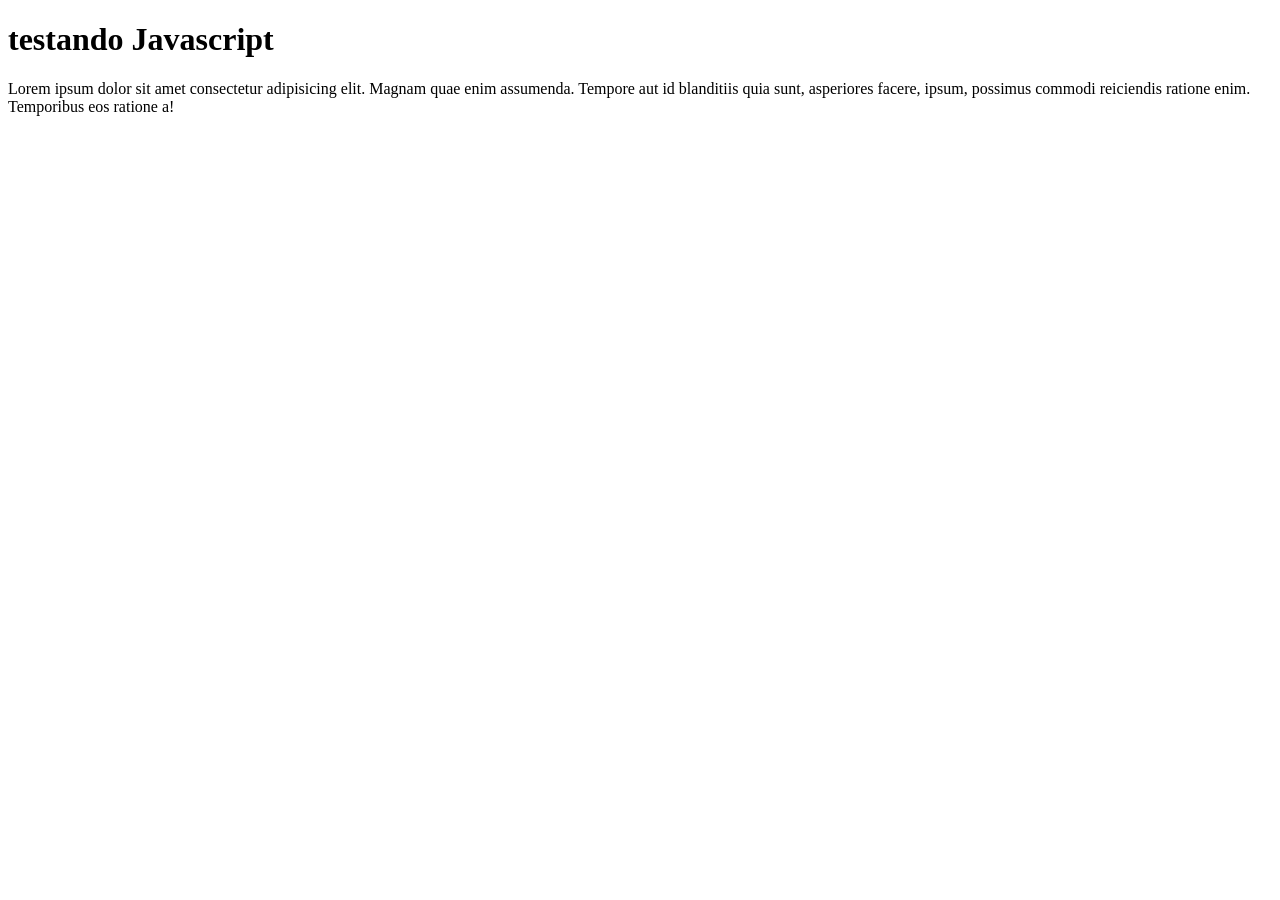
<file: 01/index.html>
<!DOCTYPE html>
<html lang="en">
<head>
    <meta charset="UTF-8">
    <meta name="viewport" content="width=device-width, initial-scale=1.0">
    <script src="../01/js/scripts.js"></script>
    <title>Javascript</title>
</head>
<body>
    <h1>testando Javascript</h1>
    <p>Lorem ipsum dolor sit amet consectetur adipisicing elit. Magnam quae enim assumenda. Tempore aut id blanditiis quia sunt, asperiores facere, ipsum, possimus commodi reiciendis ratione enim. Temporibus eos ratione a!</p>

</body>
</html>
</file>
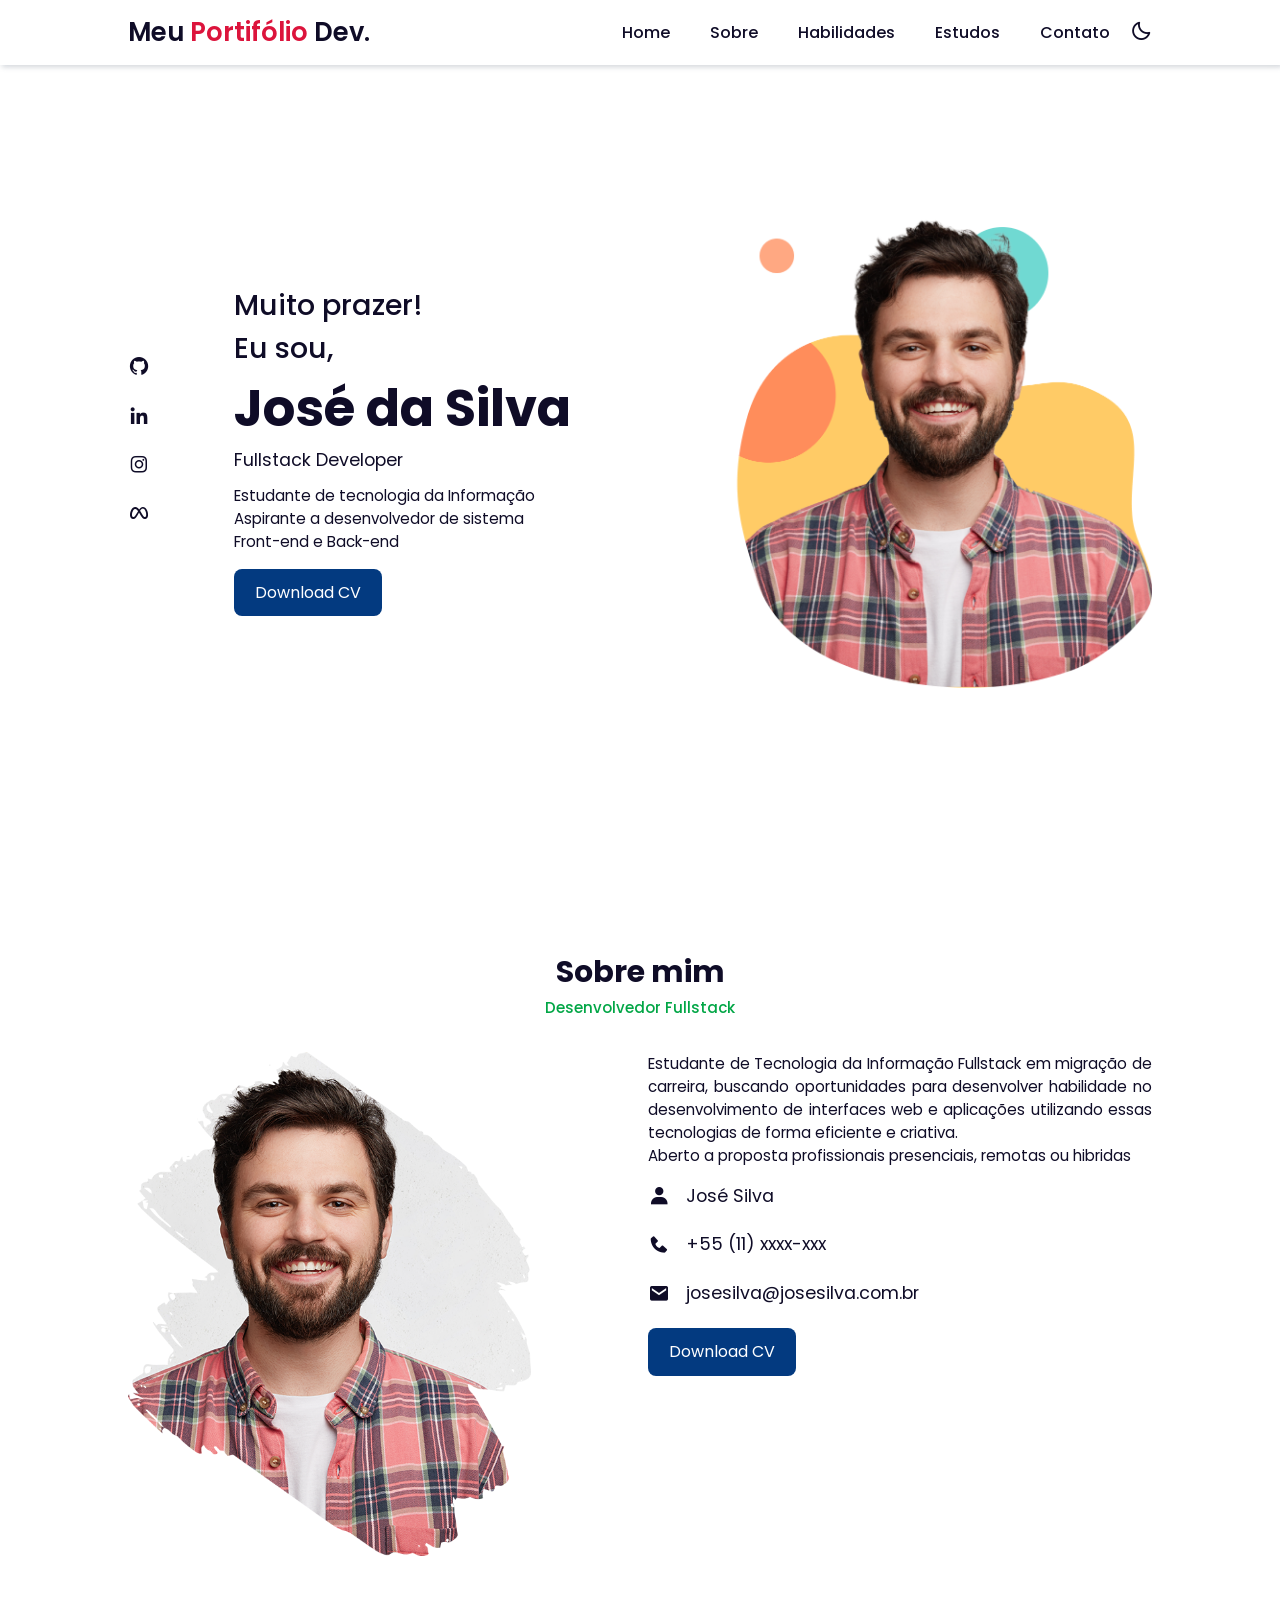
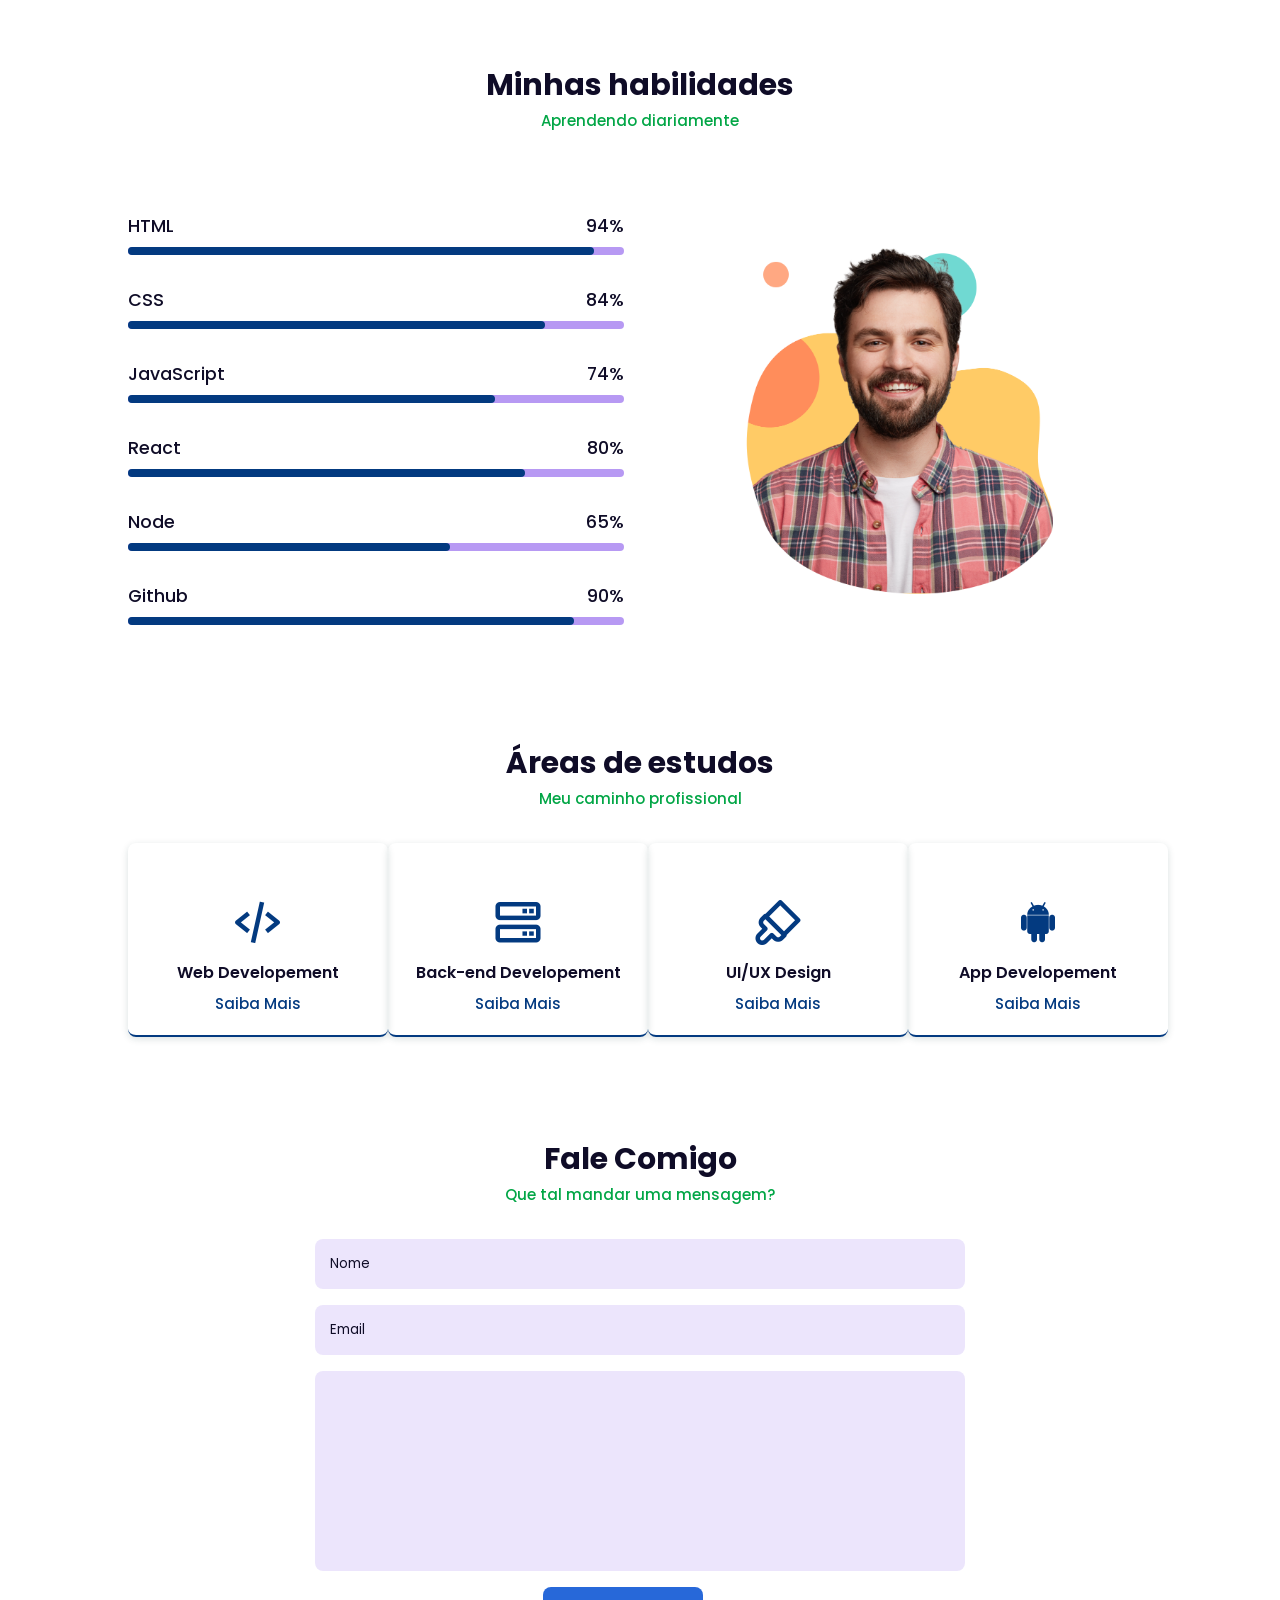
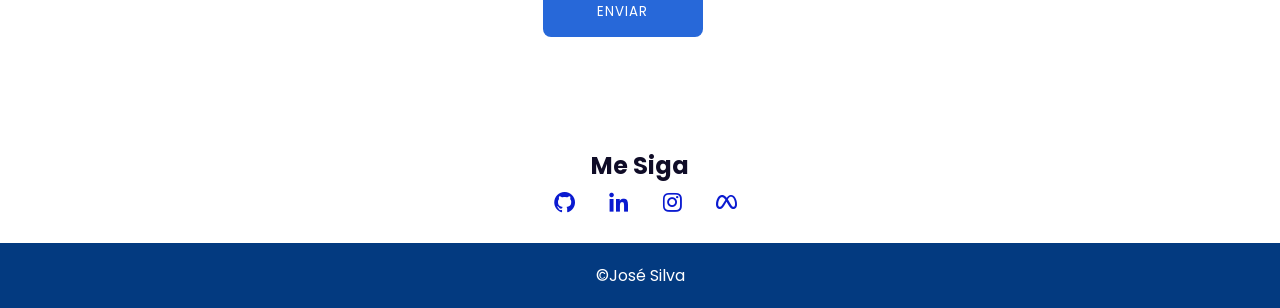
<file: 07_proj/index.html>
<!DOCTYPE html>
<html lang="en">

<head>
    <meta charset="UTF-8">
    <meta name="viewport" content="width=device-width, initial-scale=1.0">
    <link rel="stylesheet" href="./css/style.css">
    <link rel="stylesheet" href="https://cdn.jsdelivr.net/npm/boxicons@latest/css/boxicons.min.css">
    <title>José Silva - Portifólio</title>
</head>

<body>
    <header>
        <a href="#" class="logo">Meu <span>Portifólio</span> Dev.</a>
        <div class="bx bx-menu" id="menu-icon"></div>
        <ul class="navbar">
            <li>
                <a href="#home">Home</a>
            </li>
            <li>
                <a href="#about">Sobre</a>
            </li>
            <li>
                <a href="#skills">Habilidades</a>
            </li>
            <li>
                <a href="#services">Estudos</a>
            </li>
            <li>
                <a href="#contact">Contato</a>
            </li>
            <div class="bx bx-moon" id="darkmode"></div>
        </ul>
    </header>

    <section class="home" id="home">
        <div class="social">
            <a href="#">
                <i class="bx bxl-github"></i>
            </a>
            <a href="#">
                <i class="bx bxl-linkedin"></i>
            </a>
            <a href="#">
                <i class="bx bxl-instagram"></i>
            </a>
            <a href="#">
                <i class="bx bxl-meta"></i>
            </a>
        </div>
        <div class="home-img">
            <img src="./img/main2.png" slt="Minha foto 02">
        </div>
        <div class="home-text">
            <span>Muito prazer!<br>
                Eu sou, </span>
            <h1>José da Silva</h1>
            <h2>Fullstack Developer</h2>
            <p> Estudante de tecnologia da Informação<br> Aspirante a desenvolvedor de sistema<br> Front-end e Back-end
            </p>
            <a href="#contact" class="btn">Download CV</a>
        </div>
    </section>

    <section class="about" id="about">
        <div class="heading">
            <h2>Sobre mim</h2>
            <span>Desenvolvedor Fullstack</span>
        </div>
        <div class="about-container">
            <div class="about-img">
                <img src="./img/main.png" alt="Minha foto 1">
            </div>
            <div class="about-text">
                <p>Estudante de Tecnologia da Informação Fullstack em migração de carreira, buscando oportunidades para
                    desenvolver habilidade no desenvolvimento de interfaces web e aplicações utilizando essas
                    tecnologias de
                    forma eficiente e criativa.</p>
                <p>Aberto a proposta profissionais presenciais, remotas ou hibridas</p>
                <div class="information">
                    <div class="info-box">
                        <i class="bx bxs-user"></i>
                        <span>José Silva</span>
                    </div>
                    <div class="info-box">
                        <i class="bx bxs-phone"></i>
                        <span>+55 (11) xxxx-xxx</span>
                    </div>
                    <div class="info-box">
                        <i class="bx bxs-envelope"></i>
                        <span>josesilva@josesilva.com.br</span>
                    </div>
                </div>
                <a href="#" class="btn">Download CV</a>
            </div>
        </div>
    </section>

    <section class="skill" id="skills">
        <div class="heading">
            <h2> Minhas habilidades</h2>
            <span>Aprendendo diariamente</span>
        </div>
        <div class="skills-container">
            <div class="bars">
                <div class="bars-box">
                    <h3>HTML</h3>
                    <span>94%</span>
                    <div class="light-bar"></div>
                    <div class="percent-bar html-bar"></div>
                </div>
                <div class="bars-box">
                    <h3>CSS</h3>
                    <span>84%</span>
                    <div class="light-bar"></div>
                    <div class="percent-bar css-bar"></div>
                </div>
                <div class="bars-box">
                    <h3>JavaScript</h3>
                    <span>74%</span>
                    <div class="light-bar"></div>
                    <div class="percent-bar js-bar"></div>
                </div>
                <div class="bars-box">
                    <h3>React</h3>
                    <span>80%</span>
                    <div class="light-bar"></div>
                    <div class="percent-bar react-bar"></div>
                </div>
                <div class="bars-box">
                    <h3>Node</h3>
                    <span>65%</span>
                    <div class="light-bar"></div>
                    <div class="percent-bar node-bar"></div>
                </div>
                <div class="bars-box">
                    <h3>Github</h3>
                    <span>90%</span>
                    <div class="light-bar"></div>
                    <div class="percent-bar git-bar"></div>
                </div>
            </div>
            <div class="skills-img">
                <img src="./img/main2.png" alt="Skill">
            </div>
        </div>
    </section>

    <section class="services" id="services">
        <div class="heading">
            <h2>Áreas de estudos</h2>
            <span>Meu caminho profissional</span>
        </div>
        <div class="services-content">
            <div class="services-box">
                <i class="bx bx-code-alt"></i>
                <h3>Web Developement</h3>
                <a href="#">Saiba Mais</a>
            </div>
            <div class="services-box">
                <i class="bx bx-server"></i>
                <h3>Back-end Developement</h3>
                <a href="#">Saiba Mais</a>
            </div>
            <div class="services-box">
                <i class="bx bx-brush"></i>
                <h3>UI/UX Design</h3>
                <a href="#">Saiba Mais</a>
            </div>
            <div class="services-box">
                <i class="bx bxl-android"></i>
                <h3>App Developement</h3>
                <a href="#">Saiba Mais</a>
            </div>
        </div>
    </section>

    <section class="contact" id="contact">
        <div class="heading">
            <h2>Fale Comigo</h2>
            <span> Que tal mandar uma mensagem?</span>
        </div>
        <div class="contact-form">
            <form action="">
                <input type="text" placeholder="Nome">
                <input type="email" name="" id="" placeholder="Email">
                <textarea name="" id="" cols="30" rows="1" placeholder="Escreva sua mensagem aqui...">
                </textarea>

                <input type="button" value="Enviar" class="contact-button">
            </form>
        </div>

    </section>

    <div class="footer">
        <h2>Me Siga</h2>
        <div class="footer-social">
            <a href="#">
                <i class="bx bxl-github"></i>
            </a>
            <a href="#">
                <i class="bx bxl-linkedin"></i>
            </a>
            <a href="#">
                <i class="bx bxl-instagram"></i>
            </a>
            <a href="#">
                <i class="bx bxl-meta"></i>
            </a>
        </div>
    </div>

    <div class="copyright">
        <p>&#169;José Silva</p>
    </div>
    <script src="./js/script.js"></script>
</body>
</html>
</file>
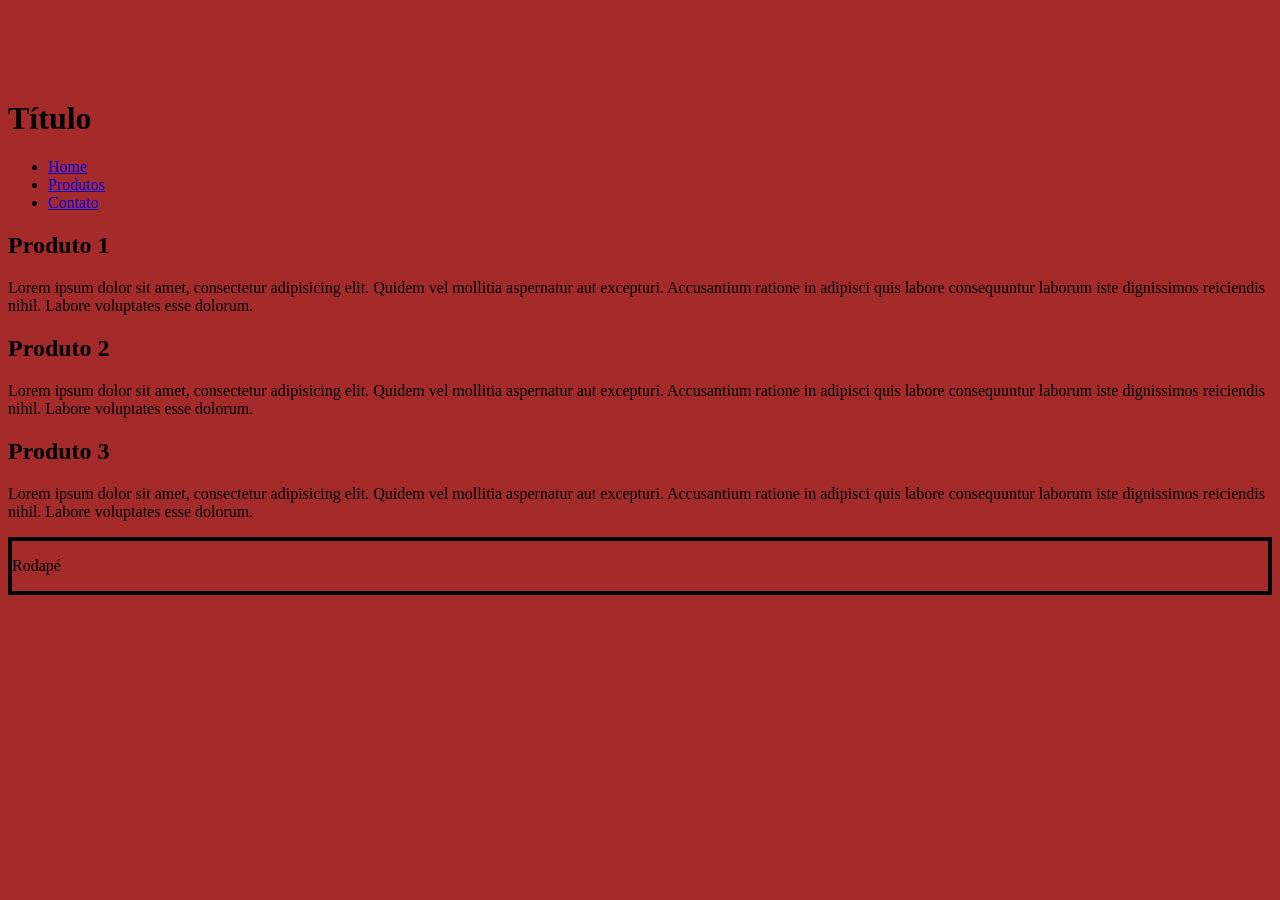
<file: 10/index.html>
<!DOCTYPE html>
<html lang="pt-BR">
<head>
    <meta charset="UTF-8">
    <meta name="viewport" content="width=device-width, initial-scale=1.0">
    <script src="./js/main.js" defer></script>
    <link rel="stylesheet" href="./css/style.css">
    <title>DOM</title>
</head>
<body>
    <header>
        <h1 id="title">Título</h1>
        <nav>
            <ul>
                <li>
                    <a href="#">Home</a>
                </li>
                <li>
                    <a href="#">Produtos</a>
                </li>
                <li>
                    <a href="#">Contato</a>
                </li>
            </ul>
        </nav>
    </header>
    <main id="main-container">
        <div class="product">
            <h2>Produto 1</h2>
            <p>Lorem ipsum dolor sit amet, consectetur adipisicing elit. Quidem vel mollitia aspernatur aut excepturi. Accusantium ratione in adipisci quis labore consequuntur laborum iste dignissimos reiciendis nihil. Labore voluptates esse dolorum.</p>
        </div>
        <div class="product">
            <h2>Produto 2</h2>
            <p>Lorem ipsum dolor sit amet, consectetur adipisicing elit. Quidem vel mollitia aspernatur aut excepturi. Accusantium ratione in adipisci quis labore consequuntur laborum iste dignissimos reiciendis nihil. Labore voluptates esse dolorum.</p>
        </div>
        <div class="product">
            <h2>Produto 3</h2>
            <p>Lorem ipsum dolor sit amet, consectetur adipisicing elit. Quidem vel mollitia aspernatur aut excepturi. Accusantium ratione in adipisci quis labore consequuntur laborum iste dignissimos reiciendis nihil. Labore voluptates esse dolorum.</p>
        </div>

    </main>
    <footer>
        <p>Rodapé</p>
    </footer>
    
</body>
</html>
</file>
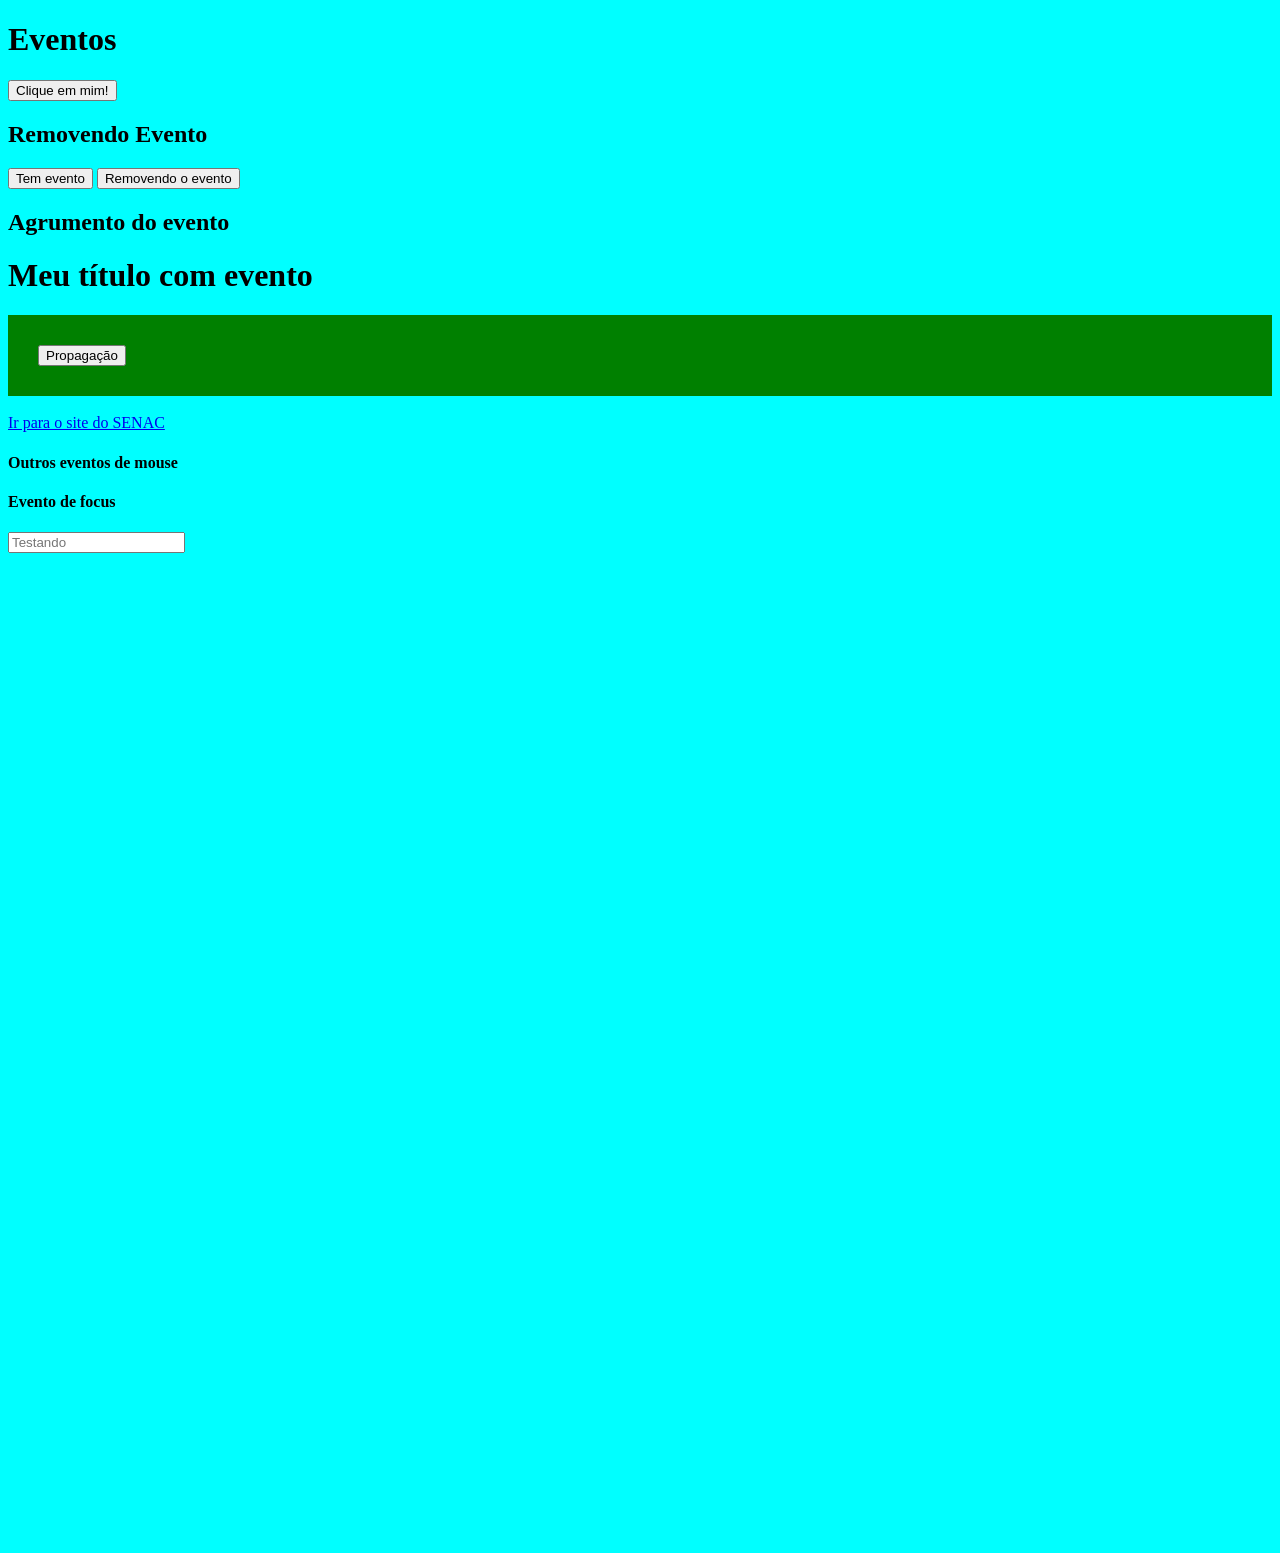
<file: 11/index.html>
<!DOCTYPE html>
<html lang="en">
<head>
    <meta charset="UTF-8">
    <meta name="viewport" content="width=device-width, initial-scale=1.0">
    <link rel="stylesheet" href="./cs/style.css">
    
    <title>Document</title>
</head>
<body>
    <h1 id="my-title">Eventos</h1>
    <button id="my-button">Clique em mim!</button>

    <h2>Removendo Evento</h2>
    <button id="btn">Tem evento</button>
    <button id="other-btn">Removendo o evento</button>

    <h2>Agrumento do evento</h2>
    <h1 id="my-title"> Meu título com evento</h1>

    <div id="btn-container">
        <button id="div-btn">Propagação</button>
    </div>
    <br>
    <a href="http://www.sp.senac.br"> Ir para o site do SENAC</a>
    

    <h4 id="mouse">Outros eventos de mouse</h4>

    <h4>Evento de focus</h4>
    <input type="text" id="#my-input" placeholder="Testando">
    
    
    <script src="./js/main.js" defer></script>
    
</body>
</html>
</file>
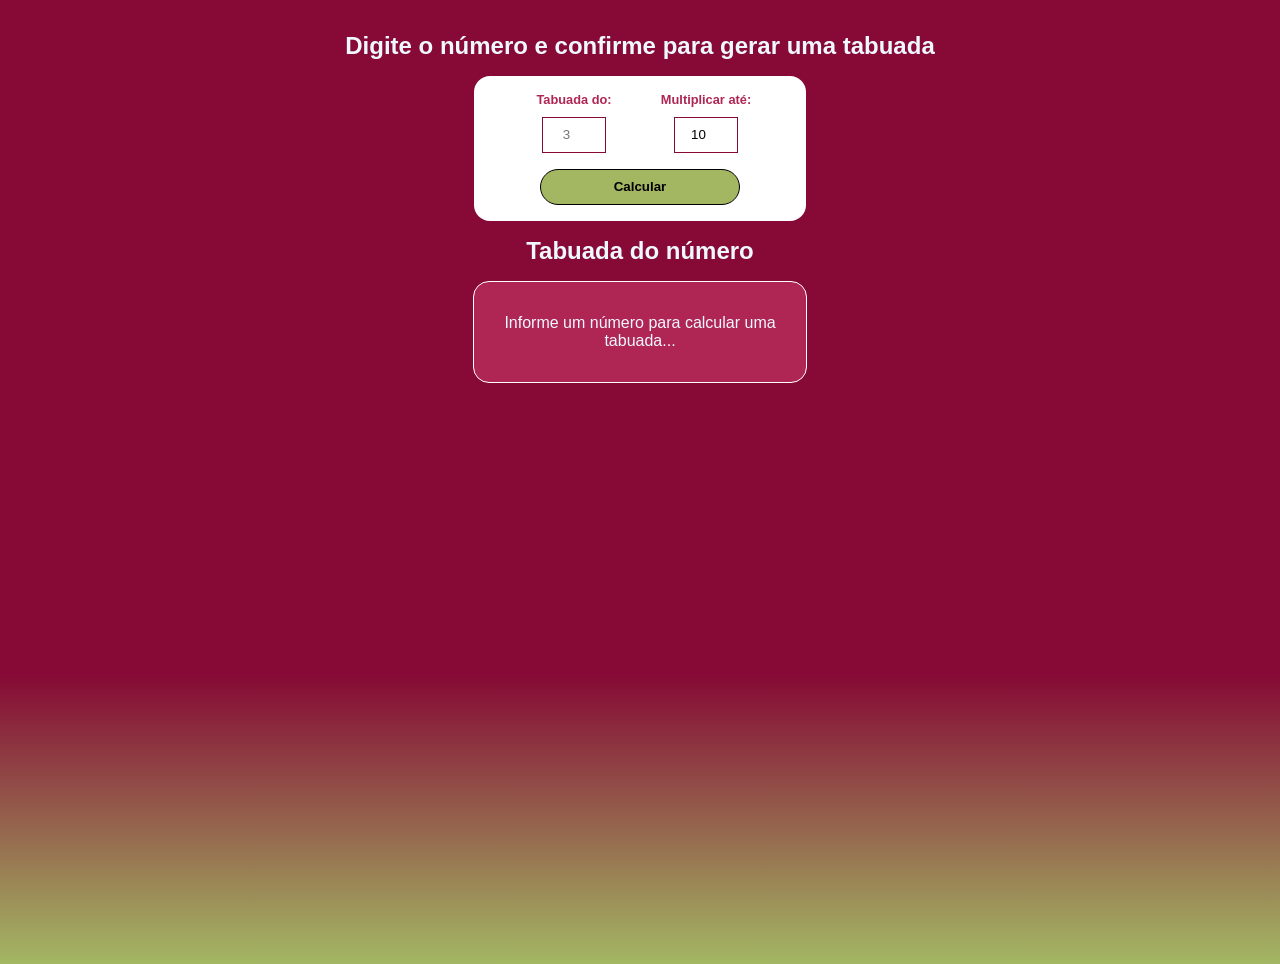
<file: 12_proj/index.html>
<!DOCTYPE html>
<html lang="en">

<head>
    <meta charset="UTF-8">
    <meta name="viewport" content="width=device-width, initial-scale=1.0">
    <link rel="stylesheet" href="./css/style.css">
    <script src="./js/main.js" defer></script>
    <title>Tabuada</title>
</head>

<body>
    <h2>Digite o número e confirme para gerar uma tabuada</h2>
    <form action="" id="multiplication-form">
        <div class="form-control">
            <label>Tabuada do:</label>
            <input type="number" id="number" placeholder="3">
        </div>
        <div class="form-control">
            <label>Multiplicar até:</label>
            <input type="number" id="multiplicator" placeholder="Digite o número de multiplicações" value="10">
        </div>
        <input type="submit" value="Calcular">
    </form>
    <div id="multiplication-table">
        <h2 id="multiplication-title">Tabuada do número <span></span></h2>
        <div id="multiplication-operations">
            <p>Informe um número para calcular uma tabuada...</p>

            <!-- PROVISÓRIO -->
            <!-- <div class="row">
                <div class="operation">5 x 1</div>
                <div class="result">5</div>
            </div>
            <div class="row">
                <div class="operation">5 x 2</div>
                <div class="result">10</div>
            </div>
            <div class="row">
                <div class="operation">5 x 3</div>
                <div class="result">15</div>
            </div> -->
            <!-- FIM PROVISÓRIO -->
        </div>
    </div>

</body>

</html>
</file>
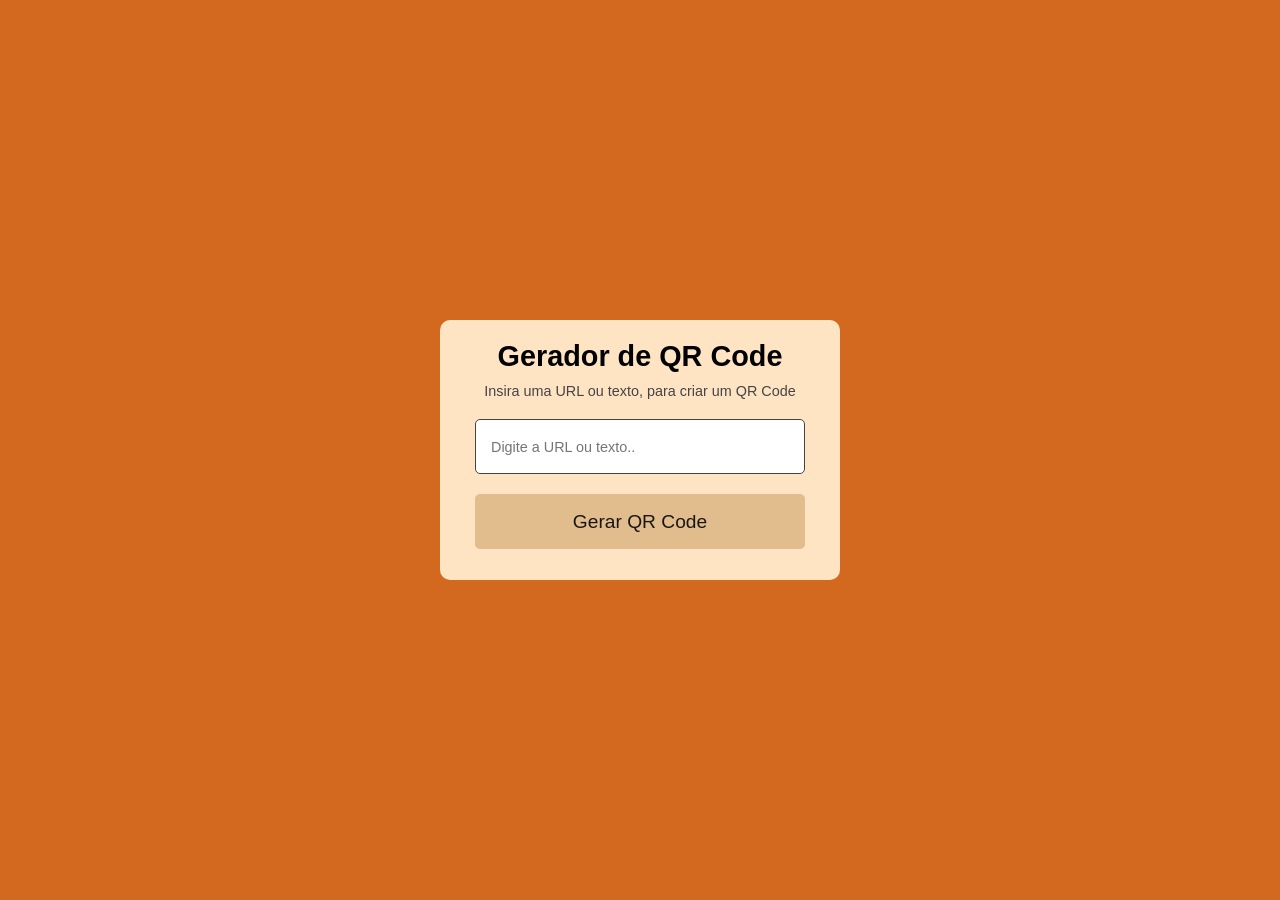
<file: 13_proj/index.html>
<!DOCTYPE html>
<html lang="en">
<head>
    <meta charset="UTF-8">
    <meta name="viewport" content="width=device-width, initial-scale=1.0">
    <link rel="stylesheet" href="./css/style.css">
    <script src="./js/main.js" defer></script>
    <title>Gerador de Qr Code</title>
</head>
<body>
    <div class="container">
        <header id="qr-header">
            <h1>Gerador de QR Code</h1>
            <p>Insira uma URL ou texto, para criar um QR Code</p>
        </header>
        <div id="qr-form">
            <input type="text" placeholder="Digite a URL ou texto..">
            <button>Gerar QR Code</button>
        </div>
        <div class="" id="qr-code">
            <img src="./img/MicrosoftTeams-image.png" alt="QR Code">
        </div>
    </div>
    
</body>
</html>
</file>
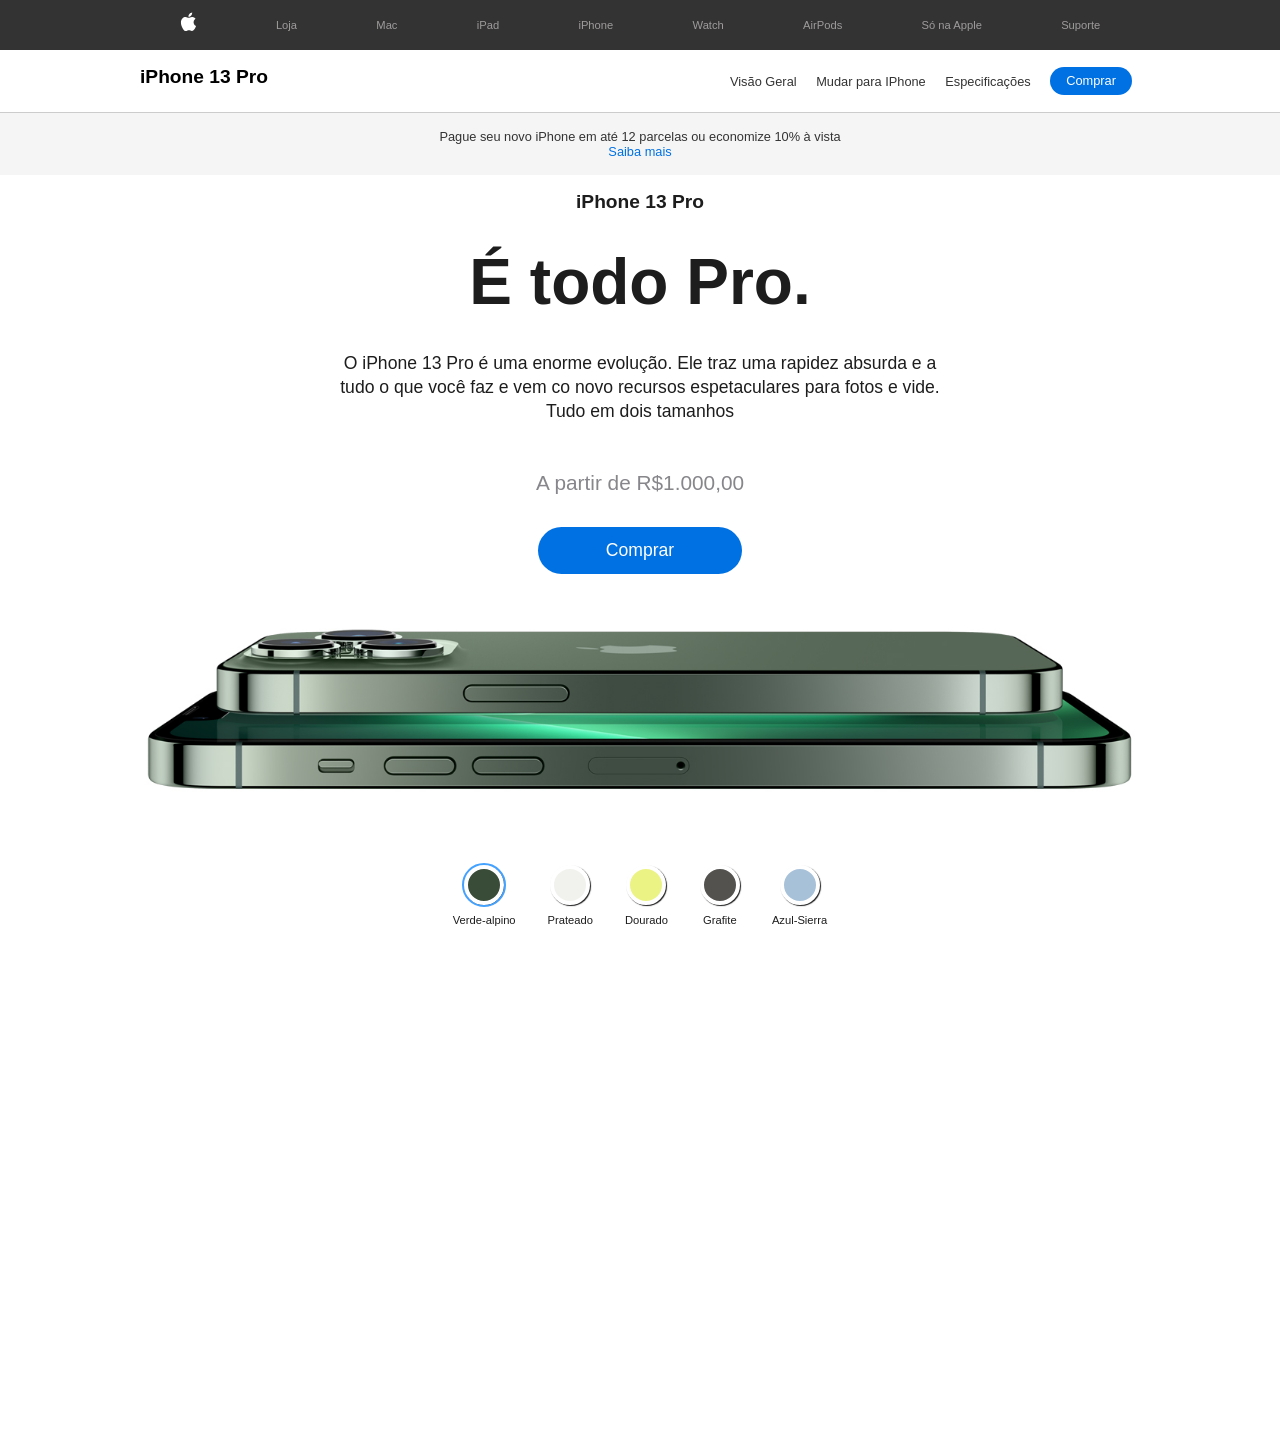
<file: 14_proj/index.html>
<!DOCTYPE html>
<html lang="pt-BR">

<head>
    <meta charset="UTF-8">
    <meta name="viewport" content="width=device-width, initial-scale=1.0">
    <link rel="stylesheet" href="./css/style.css">
    <script src="./js/main.js" defer></script>
    <title>iPhone</title>
</head>

<body>
    <header>
        <nav>
            <ul id="navbar">
                <li id="logo">
                    <a href="#">
                        <img src="./img/logo_apple.svg">
                    </a>
                </li>
                <li>
                    <a href="#">Loja</a>
                </li>
                <li>
                    <a href="#">Mac</a>
                </li>
                <li>
                    <a href="#">iPad</a>
                </li>
                <li>
                    <a href="#">iPhone</a>
                </li>
                <li>
                    <a href="#">Watch</a>
                </li>
                <li>
                    <a href="#">AirPods</a>
                </li>
                <li>
                    <a href="#">Só na Apple</a>
                </li>
                <li>
                    <a href="#">Suporte</a>
                </li>
            </ul>
        </nav>
        <div id="bottom-header">
            <div id="bottom-header-inner">
                <h3>iPhone 13 Pro</h3>
                <div id="bottom-header-links">
                    <a href="#">Visão Geral</a>
                    <a href="#">Mudar para IPhone</a>
                    <a href="#">Especificações</a>
                    <a href="#" class="btn">Comprar</a>
                </div>
            </div>
        </div>
    </header>
    <div id="ribbon">
        <p>Pague seu novo iPhone em até 12 parcelas ou economize 10% à vista</p>
        <a href="#">Saiba mais</a>
    </div>
    <main id="main-content">
        <h1 id="title">iPhone 13 Pro</h1>
        <p id="subtitle">É todo Pro.</p>
        <p id="description">
            O iPhone 13 Pro é uma enorme evolução. Ele traz uma rapidez absurda e a tudo o que você faz e vem co novo
            recursos espetaculares para fotos e vide. Tudo em dois tamanhos
        </p>
        <p id="price"> A partir de R$1.000,00

        </p>
        <a href="#" class="btn"> Comprar</a>
        <img id="product-image" src="./img/iphone_green.jpg" alt="Iphone 13">
        <div id="image-picker">
            <ul>
                <li id="green">
                    <span class="color selected"></span>
                    <span class="description">Verde-alpino</span>
                </li>
                <li id="silver">
                    <span class="color"></span>
                    <span class="description">Prateado</span>
                </li>
                <li id="golden">
                    <span class="color"></span>
                    <span class="description">Dourado</span>
                </li>
                <li id="grafite">
                    <span class="color"></span>
                    <span class="description">Grafite</span>
                </li>
                <li id="blue">
                    <span class="color"></span>
                    <span class="description">Azul-Sierra</span>
                </li>
            </ul>
        </div>
    </main>
    
</body>
</html>
</file>
<file: 07_proj/css/style.css>
@import url("https://fonts.googleapis.com/css2?family=Poppins:wght@200;300;400;500;600;700&display=swap");
 
*{
    margin: 0;
    padding: 0;
    box-sizing: border-box;
    list-style: none;
    text-decoration: none;
    scroll-behavior: smooth;
    scroll-padding-top: 2rem;
    font-family: "Poppins", sans-serif;
}
 
:root{
    --main-color: #033a80;
    --bg-color: #fff;
    --text-color: #0f0c27;
    --hover: hsl(260, 100%, 51%);
    --big-font: 3.2rem;
    --medium-font: 1.8rem;
    --p-font: 0.941rem;
    --color-2:#22cf91;
}
 
section {
    padding: 50px 10%;
}
 
body.active{
    --text-color: #fff;
    --bg-color:#0f0c27;
}
body.active .light-bar{
    position: absolute;
    bottom: 0;
    left: 0;
    width: 100%;
    height: 0.5rem;
    background: #22cf91;
    border-radius: 0.5rem;
}
body.active .percent-bar{
    position: absolute;
    bottom: 0;
    left: 0;
    height: 0.5rem;
    background: var(--hover);
    border-radius: 0.5rem;
}

body.active .services-box .bx{
    padding-top: 2rem;
    font-size: 54px;
    color:#22cf91
}
body.active .services-box a{
    color:#22cf91;
}
body{
    background: var(--bg-color);
    color: var(--text-color);
}
 
*::selection{
    color: var(--bg-color);
    background-color: var(--main-color);
}
 
.heading{
   
    text-align: center;
}
.heading h2{
    font-size: 30px;
}
.heading span{
    font-size: var(--p-font);
    color: rgb(2, 166,70)
}
 
header {
    position: fixed;
    width: 100%;
    top:0;
    right: 0;
    z-index: 1000;
    display: flex;
    align-items: center;
    justify-content: space-between;
    background: var(--bg-color);
    padding: 13px 10%;
    transition: 0.2s;
    box-shadow:  -3px -3px 7px #ffffff73, 2px 2px 5px rgba(91, 104, 121, 0.288);
}
 
header.shadow{
    box-shadow: 0 0 4px rgb(14 55 54 / 15%);
}
 
.logo{
    font-size: 1.61rem;
    font-weight: 600;
    color: var(--text-color);
}
.logo span{
    font-size: 1.61rem;
    font-weight: 600;
    color: crimson;
}
 
.navbar{
    display: flex;
}
.navbar a{
    font-size: 1rem;
    padding: 10px 20px;
    color: var(--text-color);
    font-weight: 500;
}
.navbar a:hover{
    color: var(--hover);
}
#menu-icon{
    font-size: 24px;
    cursor: pointer;
    z-index: 10001;
    display: none;
}
 
#darkmode{
    font-size: 22px;
    cursor:pointer;
}
 
.home{
    position: relative;
    width: 100%;
    min-height: 100vh;
    display: grid;
    grid-template-columns: 0.2fr 1fr 1fr;
    align-items: center;
    gap: 1rem;
}
.home-img{  
    order: 3;
}
 
.home-img img{
    width: 100%;
}
 
.home-text span{
    font-size: var(--medium-font);
    font-weight: 500;
}
.home-text h1{
    font-size: var(--big-font);
}
.home-text h2{
    font-size: 1.1rem;
    font-weight: 400;
}
.home-text p{
    font-size: var(--p-font);
    font-weight: 400;
    margin: 0.7rem 0 1rem;
}
 
.social{
    display: flex;
    flex-direction: column;
}
.social a{
    margin-bottom: 1rem;
    font-size: 22px;
    color: var(--text-color)
}
.social a:hover{
    display: inline-block;
    background-color: var(--main-color);
    color: #fff;
    padding: 0.7rem 1.3rem;
    border-radius: 0.5rem;
}
 
.btn{
    display: inline-block;
    background-color: var(--main-color);
    color: #fff;
    padding: 0.7rem 1.3rem;
    border-radius: 0.5rem;
}
.btn:hover{
    background-color: var(--hover);
}
 
.about-container{
    display: grid;
    grid-template-columns: repeat(2, 1fr);
    gap: 1rem;
    margin-top: 2rem;
}
 
.about-img img{
    width: 80%;
    border-radius: 0.5rem;
}
 
.about-text p {
    font-size: var(--p-font);
    font-weight: 400;
    text-align: justify;
}
 
.information{
    margin: 1rem 0 1.4rem;
}
 
.information .info-box {
    display: flex;
    align-items: center;
    margin-bottom: 1.4rem;
}
.information .info-box .bx{
    font-size: 22px;
}
 
.information .info-box span{
    font-weight: 400;
    margin-left: 1rem;
}

.skills-container {
   
    display: grid;
    grid-template-columns: repeat(2, 1fr);
    align-items: center;
    gap: 2rem;
    margin-top: 4rem;
}
.skills-img img{
    width: 80%;
    padding-left: 4rem;
    object-position: center;
}
 
.bars-box{
    position: relative;
    display: flex;
    justify-content: space-between;
    align-items: center;
    padding: 1rem 0;
    margin-bottom: 1rem;
}
.bars-box h3, span{
   font-size: 1.1rem;
   font-weight: 500;
}
 
.light-bar{
    position: absolute;
    bottom: 0;
    left: 0;
    width: 100%;
    height: 0.5rem;
    background: hsla(260, 100%, 44%, 0.4);
    border-radius: 0.5rem;
}
.percent-bar{
    position: absolute;
    bottom: 0;
    left: 0;
    height: 0.5rem;
    background: var(--main-color);
    border-radius: 0.5rem;
}

.html-bar{
    width: 94%;
}
.css-bar{
    width: 84%;
}
.js-bar{
    width: 74%;
}
.react-bar{
    width: 80%;
}
.node-bar{
    width: 65%;
}
.git-bar{
    width: 90%;
}
 
.services-content {
   display: grid;
   grid-template-columns: repeat(auto-fit, minmax(200px, auto));
   justify-content: center;
   gap: 1rem;
   margin-top: 2rem;
}
.services-box{
    padding: 20px;
    width: 260px;
    display: flex;
    flex-direction: column;
    align-items: center;
    text-align: center;
    border-radius: 0.5rem;
    border-bottom: 2px solid var(--main-color) ;
    box-shadow: 0 2px 7px rgb(14 55 54 /15%);
}
 
.services-box:hover{
    background-color: #02225a;
   
}
 
.services-box h3{
    font-size: 1rem;
    font-weight: 600;
    margin: 0.7rem 0 0.4rem ;
}
.services-box:hover h3{
    color: #fff
}
.services-box .bx{
    padding-top: 2rem;
    font-size: 54px;
    color:var(--main-color)
}
.services-box:hover .bx{
    color: #22cf91;
}
.services-box a{
    font-weight: 500;
    font-size: var(--p-font);
    color:var(--main-color)
}
.services-box:hover a{
    color: #8b8a8f;
}
 
.contact-form{
    display: grid;
    place-items: center;
    margin-top: 2rem;  
}
.contact-form form{
    display: flex;
    flex-direction: column;
    width: 650px;
}
 
form input, textarea{
    padding: 15px;
    border-radius: 0.5rem;
    width: 100%;
    border: none;
    outline: none;
    background: hsla(260, 100%, 44%, 0.1);
    margin-bottom: 1rem;
    color: var(--text-color);
}
 
form input::placeholder,
textarea::placeholder {
    color: var(--text-color)
}
 
form textarea{
    resize: none;
    height: 200px;
}
 
.contact-button{
    width: 160px;
    cursor: pointer;
    background: #2768d9;
    color: #fff;
    justify-content: center;
    text-transform: uppercase;
    letter-spacing: 1px;
    margin-left: 35%;
}
.contact-button:hover{
    background-color: var(--hover);
}
 
.footer{
    display: grid;
    place-items: center;
    padding: 20px;
    color: #000;
}
.footer h2{
  font-size: 1.5rem;
  margin-top: 1.6rem;
  color: var(--text-color)
}
 
.footer-social a i{
    color: rgb(10, 26, 208);
    font-size: 25px;
    margin-left: 10px;
    text-align: center;
    line-height: 40px;
    background-color: #fff;
    border-radius: 50%;
    width: 40px;
    height: 40px;
}
 
.copyright{
    padding: 20px;
    background: var(--main-color);
    text-align: center;
    color: #fff;
}
 
.copyright a{
    color: #22cf91;
}
 

@media (max-width:991px) {
    header {
        padding: 18px 4%;
    }

    .section {
        padding: 50px 4%;
    }
    .services-content{
        grid-template-columns: 1fr 1fr;
        place-items: center;
    }
    .services .services-box i {
        color:#22cf91;
    }
    .services a{
        color:#22cf91;
    }

}

@media (max-width:881px) {
    :root {
        --big-font: 2.7rem;
        --medium-font: 1.4rem;
    }

}

@media (max-width:768px) {
    :root {
        --big-font: 2.4rem;
        --medium-font: 1.2rem;
    }

    .contact-form form {
        width: 550px;
    }

}

@media (max-width:656px) {
    #menu-icon {
        display: initial;
        color: (var(--text-color));
    }

    header .navbar {
        position: absolute;
        top: -500px;
        left: 0;
        right: 0;
        display: flex;
        flex-direction: column;
        background: var(--bg-color);
        box-shadow: 0 4px 4px rgb(0 0 0 / 10%);
        transition: 0.2 ease;
        text-align: center;
    }

    .navbar.active {
        top: 100%;
    }

    .navbar a {
        padding: 1.5rem;
        display: block;
        background: var(--bg-color);
    }
    #darkmode{
        position:absolute;
        top:1.4rem;
        right: 2rem;
    }
    .home-img{
        order: initial;
    }
    .about-container{
        grid-template-columns: 1fr;
    }
    .about-img{
        display: flex;
        justify-content: center;
    }
    .skills-container {
        display: flex;
       
    }
    .skills-img img{
        padding-left: 0;
    }
    .skills-img{
        padding-top: 2rem;
        display: flex;
        justify-content: center;
    }
    .contact-form form {
        width: 450px;
    }
}

@media (max-width:340px) {
    :root{
            --big-font:1.7rem;
            --medium-font:1.1rem;
    }
    #menu-icon {
        display: initial;
        color: (var(--text-color));
    }
    .home{
        display: flex;
        flex-direction: column;
        text-align: center;
    }
    .home-text span{
        font-size: 1rem;
    }
    .home-text h2{
        font-size: 0.9rem;
        font-weight: 500;
    }
    .home .social{
        display: flex;
        flex-direction: row;

    }
    .social a{
        margin-left: 1.5rem;
    }
    .about-text{
        text-align: left;
        padding-right: 1rem;
    }
    .skills-container {
        display: flex;
        flex-direction: column;
    }   
    .bars{
        width: 100%;
    }
    .services .services-box i{
        color:#22cf91;
    }
    .services a{
        color:#22cf91;
    }
    .contact-form form {
        width: 250px;
    }
    .contact-button{
        margin-left: 15%;
    }
    .copyright{
        width: 100%;
    }
}
</file>
<file: 10/css/style.css>
body{
    background-color: brown;
    margin-top: 100px;
}

footer{

border: 4px solid black;
}
</file>
<file: 11/cs/style.css>
body{
    margin-bottom: 1000px;
    background-color: aqua;
}

#btn-container{
    padding: 30px;
    background-color: green;
}
</file>
<file: 12_proj/css/style.css>
* {
    margin: 0;
    padding: 0;
    font-family: 'Lucida Sans', 'Lucida Sans Regular', 'Lucida Grande', 'Lucida Sans Unicode', Geneva, Verdana, sans-serif;
}

body {
    text-align: center;
    padding: 2rem;
    min-height: 100vh;
    background: linear-gradient(180deg, #860A35 70%, #A3B763 100%);
    color:aliceblue;


}

h2 {
    margin-bottom: 1rem;
}


#multiplication-form {
    display: flex;
    justify-content: center;
    align-items: center;
    flex-wrap: wrap;
    margin:1rem auto;
    padding: 1rem;
    max-width: 300px;
    background-color: #fff;
    border-radius: 1rem;
    color: #AF2655;
}

.form-control{
    display: flex;
    flex-direction: column;
    align-items: center;
    width: 100px;
    margin: 0 1rem;
}

.form-control label{
    margin-bottom: 0.6rem;
    font-size: 0.8rem;
    font-weight: bold;
}

.form-control input{
    margin-bottom: 1rem;
    flex:1;
    padding: 0.6rem 0.4rem;
    border: 1px solid #860A35;
    width: 50px;
    text-align: center;
}

#multiplication-form input[type="submit"]{
background-color: #A3B763;
font-weight: bolder;
max-height: 50px;
padding: 0.6rem;
width: 200px;
border: 1px solid black;
border-radius: 20px;
cursor: pointer;
}

#multiplication-operations{
    display: flex;
    flex-direction: column;
    align-items: center;
    max-width: 300px;
    margin: 1rem auto;
    border: 1px solid #fff;
    border-radius: 1rem;
    padding:2rem 1rem ;
    background-color: #AF2655;
}

#multiplication-operations .row{
    display: flex;
    justify-content: center;
    border:1px solid #A3B763;
    border-bottom: none;
    padding: 0.5rem;
    width: 150px;
    text-align: center;
}
#multiplication-operations .row:last-child{
    border-bottom: 1px solid #A3B763;
}
#multiplication-operations .result{
    margin-left: 0.4rem;
}
</file>
<file: 13_proj/css/style.css>
*{
    margin: 0;
    padding: 0;
    box-sizing: border-box;
    font-family:Impact, Haettenschweiler, 'Arial Narrow Bold', sans-serif;
}

body{
    display:flex;
    align-items: center;
    justify-content: center;
    min-height: 100vh;
    background-color: chocolate;
}

.container{
    background-color: bisque;
    height: 260px;
    width: 400px;
    border-radius: 10px;
    padding: 20px;
    transition: 0.2s;
}

.container .active{
    height: 500px;
}

#qr-header{
    text-align: center;
}

#qr-header h1{
    font-size: 1.8rem;
    font-weight: bold;
    margin-bottom: 10px;
}

#qr-header p{
    color:#444;
    font-size: 0.9rem;
}

.container #qr-form{
    margin:20px 15px;
}

#qr-form input,
#qr-form button{
    width: 100%;
    height: 55px;
    border: none;
    border-radius: 5px;
    font-size: 0.9rem;
}

#qr-form input{
    border: 1px solid #444 ;
    padding: 10px 15px;
}
#qr-form button{
background-color: burlywood;
margin-top: 20px;
font-size: 1.2rem;
opacity: 0.9;
transition: 0.4s;
cursor: pointer;
}

#qr-form button:hover{
    opacity: 1;
}

.container #qr-code{
    display: flex;
    opacity: 0;
    pointer-events: none;
    border: 1px solid #ccc;
    padding: 30px 0;
    margin: 20px 15px;
    align-items: center;
    justify-content: center;
}

.container.active #qr-code{
    opacity: 1;
    pointer-events: auto;
    transition: 0.5s;
}
</file>
<file: 14_proj/css/style.css>
* {
    margin: 0;
    padding: 0;
    font-family: Verdana, Geneva, Tahoma, sans-serif;
}

ul {
    list-style: none;
}

a {
    text-decoration: none;
}

/* Navbar */

header nav{
    background-color: #333;
}

#navbar {
    display: flex;
    justify-content: space-around;
    align-items: center;
    font-size: 0.7rem;
    padding: 0 1rem;
    max-width: 1000px;
    margin: 0 auto;
}

#navbar a{
    color: #9e9b9b;
    transform: 4s;
}

#navbar a:hover{
    color:rgb(255, 255, 255);
}

#bottom-header{
    font-size: 0.8rem;
    padding: 1rem;
    border-bottom: 1px solid #ccc;
}
#bottom-header h3{
    font-size: 1.2rem;
}

#bottom-header a{
    color: #333;
}
#bottom-header-inner {
    max-width: 1000px;
    margin: 0 auto;
    display: flex;
    justify-content: space-between;
    align-items: center;
    

}
#bottom-header-inner .btn,
.btn{
    background:#0071e3;
    color:#ffff;
    border-radius: 10rem;
    padding: 0.4rem 1rem;
}
#bottom-header-inner h3{
    margin-bottom: 0.5rem;
}

#bottom-header-inner a{
    margin: 0 0.5rem;
}

/* Conteudo */

#ribbon{
    background-color: #f5f5f5;
    text-align: center;
    padding: 1rem;
    color:#333;
    font-size: 0.8rem;
}

#ribbon a{
    color:#0071e3;
}

#main-content{
    text-align: center;
    color:#1d1d1d;
    display: flex;
    flex-direction: column;
    justify-content: center;
}

#main-content #title{
    margin:1rem;
    font-size: 1.2rem;
}

#main-content #subtitle{
    margin:1rem;
    font-size: 4rem;
    font-weight:bolder;
}

#main-content #description{
    max-width: 600px;
    margin: 1rem auto;
    font-size: 1.1rem;
    line-height: 1.5rem;
}

#main-content #price{
    color:#86868b;
    font-size: 1.3rem;
    margin: 2rem;
}

#main-content .btn{
    font-size: 1.1rem;
    padding: 0.8rem 1.4rem;
    align-self: center;
    width: 10rem;
}

#main-content #product-image {
    max-width: 1000px;
    margin: 3rem auto;
    opacity: 1;
    transition: 0.5s;
  }
   
  #main-content #product-image.changing {
    opacity: 0.5;
  }
   
  #image-picker {
    margin-bottom: 500px;
  }
   
  #image-picker ul {
    display: flex;
    justify-content: center;
  }
   
  #image-picker li {
    margin: 1rem;
    display: flex;
    flex-direction: column;
    align-items: center;
    cursor: pointer;
  }
   
  #image-picker li .color {
    width: 2rem;
    height: 2rem;
    border-radius: 50%;
    box-shadow: 1px 1px 1px;
    border: 4px solid #fff;
    pointer-events: none;
  }
   
  #image-picker li .description {
    font-size: 0.7rem;
    color: #1d1d1d;
    margin-top: 0.6rem;
  }
   
  #green .color{
    background-color: #394c38;
  }
  #silver .color{
    background-color: #f1f2ed;
  }
  #golden .color{
    background-color: #ebf384;
  }
  #grafite .color{
    background-color: #54524f;
  }
  #blue .color{
    background-color: #a7c1d9;
  }
   
  .selected{
    outline: 2px solid #43a1ff;
  }
@media (max-width:480px) {
    #navbar li{
        display:none;
    }
    #navbar #logo{
        display:flex;
    }
    #bottom-header-links a{
        display: none;
    }
    #bottom-header-links .btn{
     display: flex;
    }
    #main-content{
        padding:2rem;
        overflow: hidden;
    }
    #main-content #subtitle{
        font-size:3rem;
    }

}
</file>
